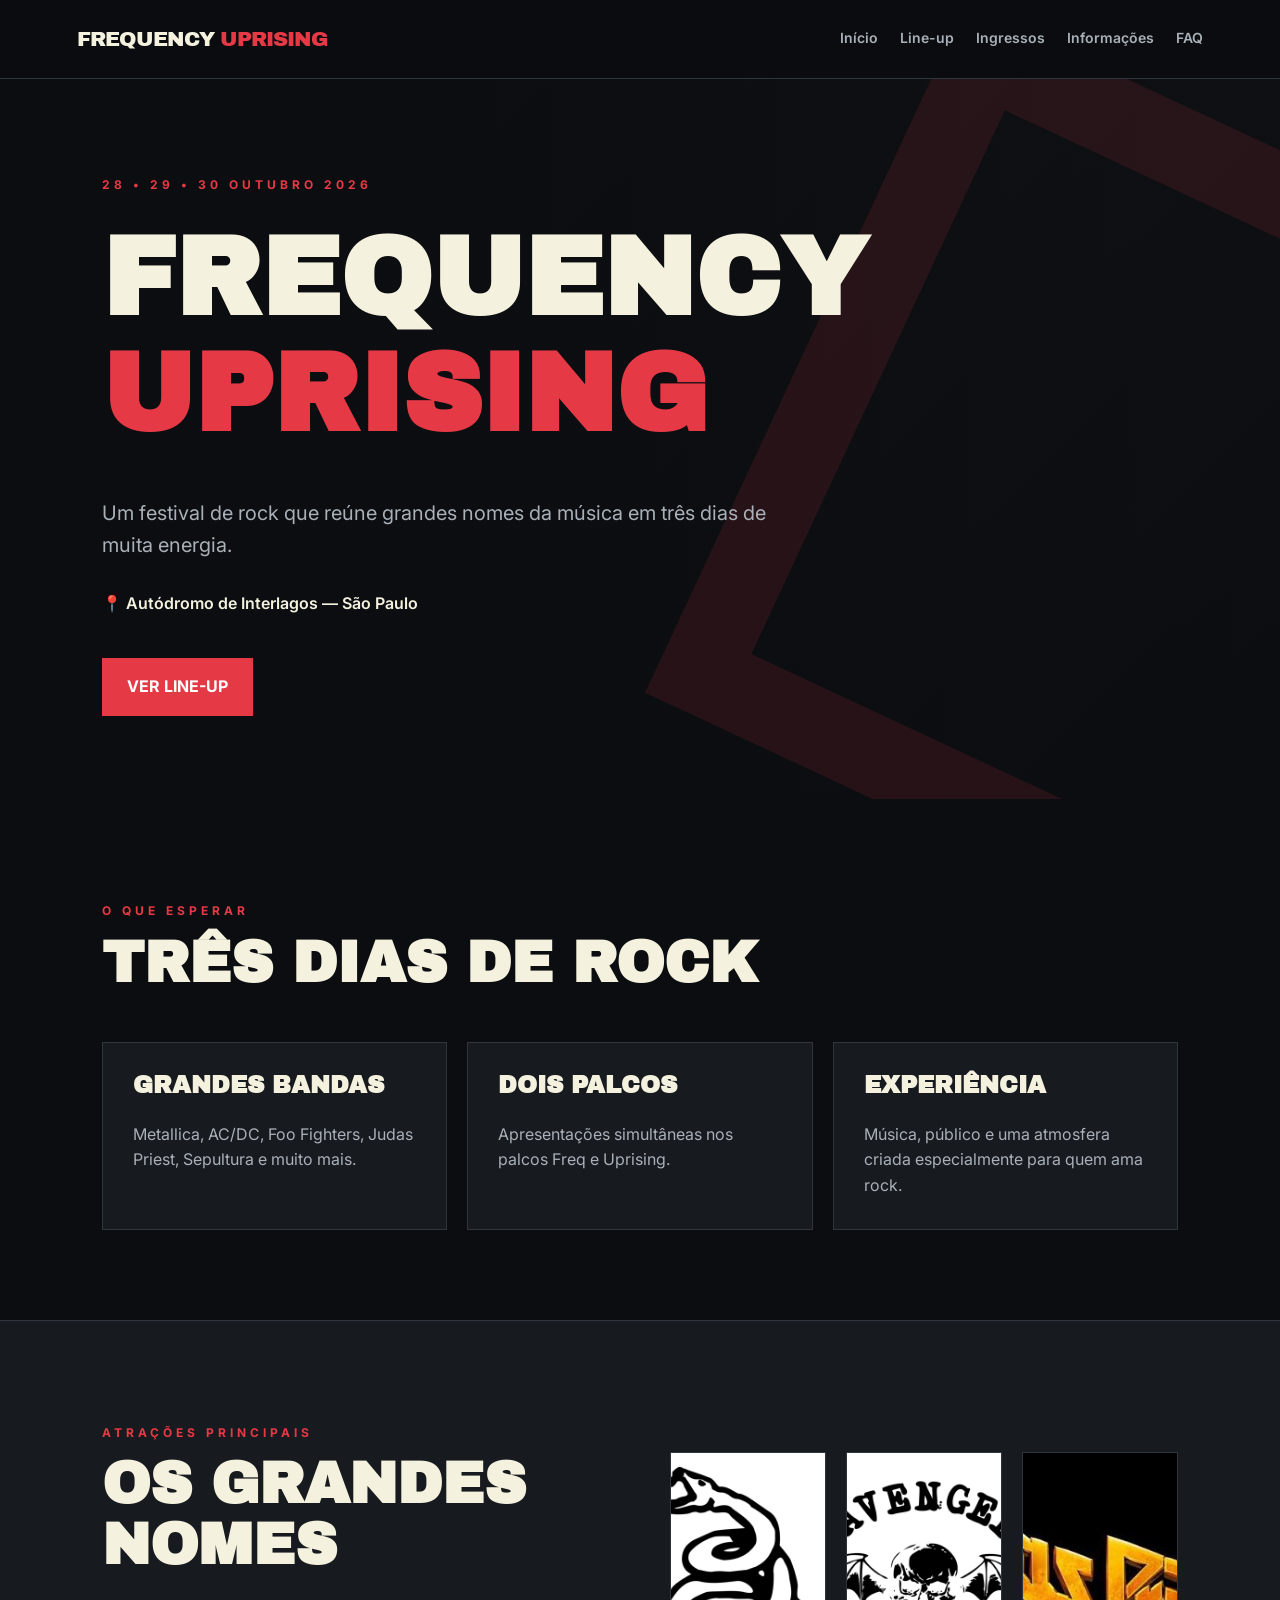
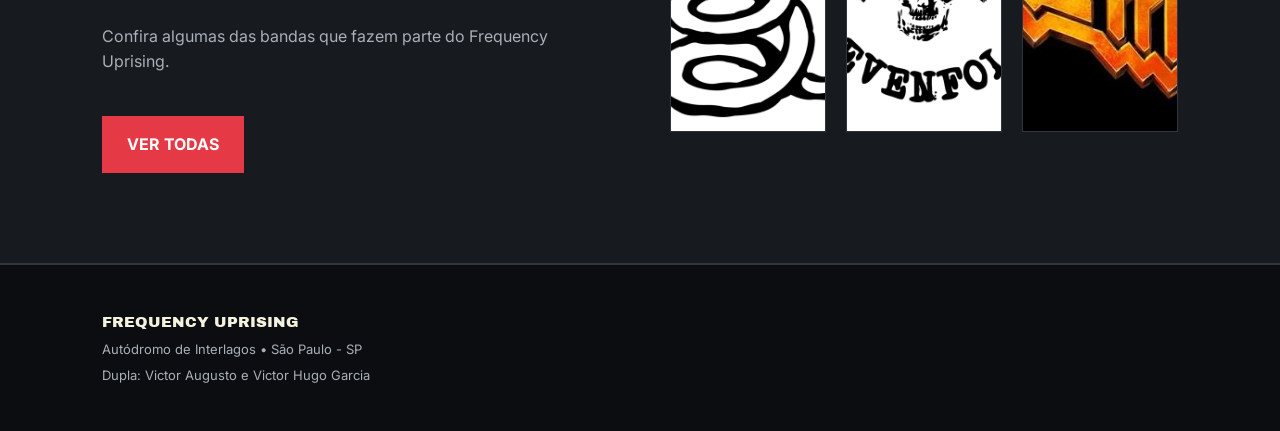
<file: index.html>
<!DOCTYPE html>
<html lang="pt-BR">

<head>
    <meta charset="UTF-8">
    <meta name="viewport" content="width=device-width, initial-scale=1.0">

    <title>Frequency Uprising</title>

    <link rel="stylesheet" href="style.css">
</head>

<body>

<header>

    <div class="logo">
        FREQUENCY
        <span>UPRISING</span>
    </div>

    <nav>
        <a href="index.html">Início</a>
        <a href="lineup.html">Line-up</a>
        <a href="ingressos.html">Ingressos</a>
        <a href="informacoes.html">Informações</a>
        <a href="faq.html">FAQ</a>
    </nav>

</header>


<main>

    <section class="hero">

        <p class="tag">
            28 • 29 • 30 OUTUBRO 2026
        </p>

        <h1>
            FREQUENCY<br>
            <span>UPRISING</span>
        </h1>

        <p class="hero-text">
            Um festival de rock que reúne grandes nomes da música
            em três dias de muita energia.
        </p>

        <p class="location">
            📍 Autódromo de Interlagos — São Paulo
        </p>

        <a href="lineup.html" class="button">
            VER LINE-UP
        </a>

    </section>


    <section class="section">

        <p class="tag">
            O QUE ESPERAR
        </p>

        <h2>
            TRÊS DIAS DE ROCK
        </h2>

        <div class="features">

            <div class="feature">

                <h3>
                    GRANDES BANDAS
                </h3>

                <p>
                    Metallica, AC/DC, Foo Fighters, Judas Priest,
                    Sepultura e muito mais.
                </p>

            </div>


            <div class="feature">

                <h3>
                    DOIS PALCOS
                </h3>

                <p>
                    Apresentações simultâneas nos palcos
                    Freq e Uprising.
                </p>

            </div>


            <div class="feature">

                <h3>
                    EXPERIÊNCIA
                </h3>

                <p>
                    Música, público e uma atmosfera criada
                    especialmente para quem ama rock.
                </p>

            </div>

        </div>

    </section>


    <section class="featured">

        <div>

            <p class="tag">
                ATRAÇÕES PRINCIPAIS
            </p>

            <h2>
                OS GRANDES NOMES
            </h2>

            <p>
                Confira algumas das bandas que fazem parte
                do Frequency Uprising.
            </p>

            <a href="lineup.html" class="button">
                VER TODAS
            </a>

        </div>


        <div class="featured-images">

            <img
                src="img/metalica_logo.jpeg"
                alt="Metallica"
            >

            <img
                src="img/avenged_sevenfold_logo.jpeg"
                alt="Avenged Sevenfold"
            >

            <img
                src="img/judas_priest_logo.jpeg"
                alt="Judas Priest"
            >

        </div>

    </section>

</main>


<footer>

    <p>
        FREQUENCY UPRISING
    </p>

    <p>
        Autódromo de Interlagos • São Paulo - SP
    </p>

    <p>
        Dupla: Victor Augusto e Victor Hugo Garcia
    </p>

</footer>

</body>

</html>
</file>
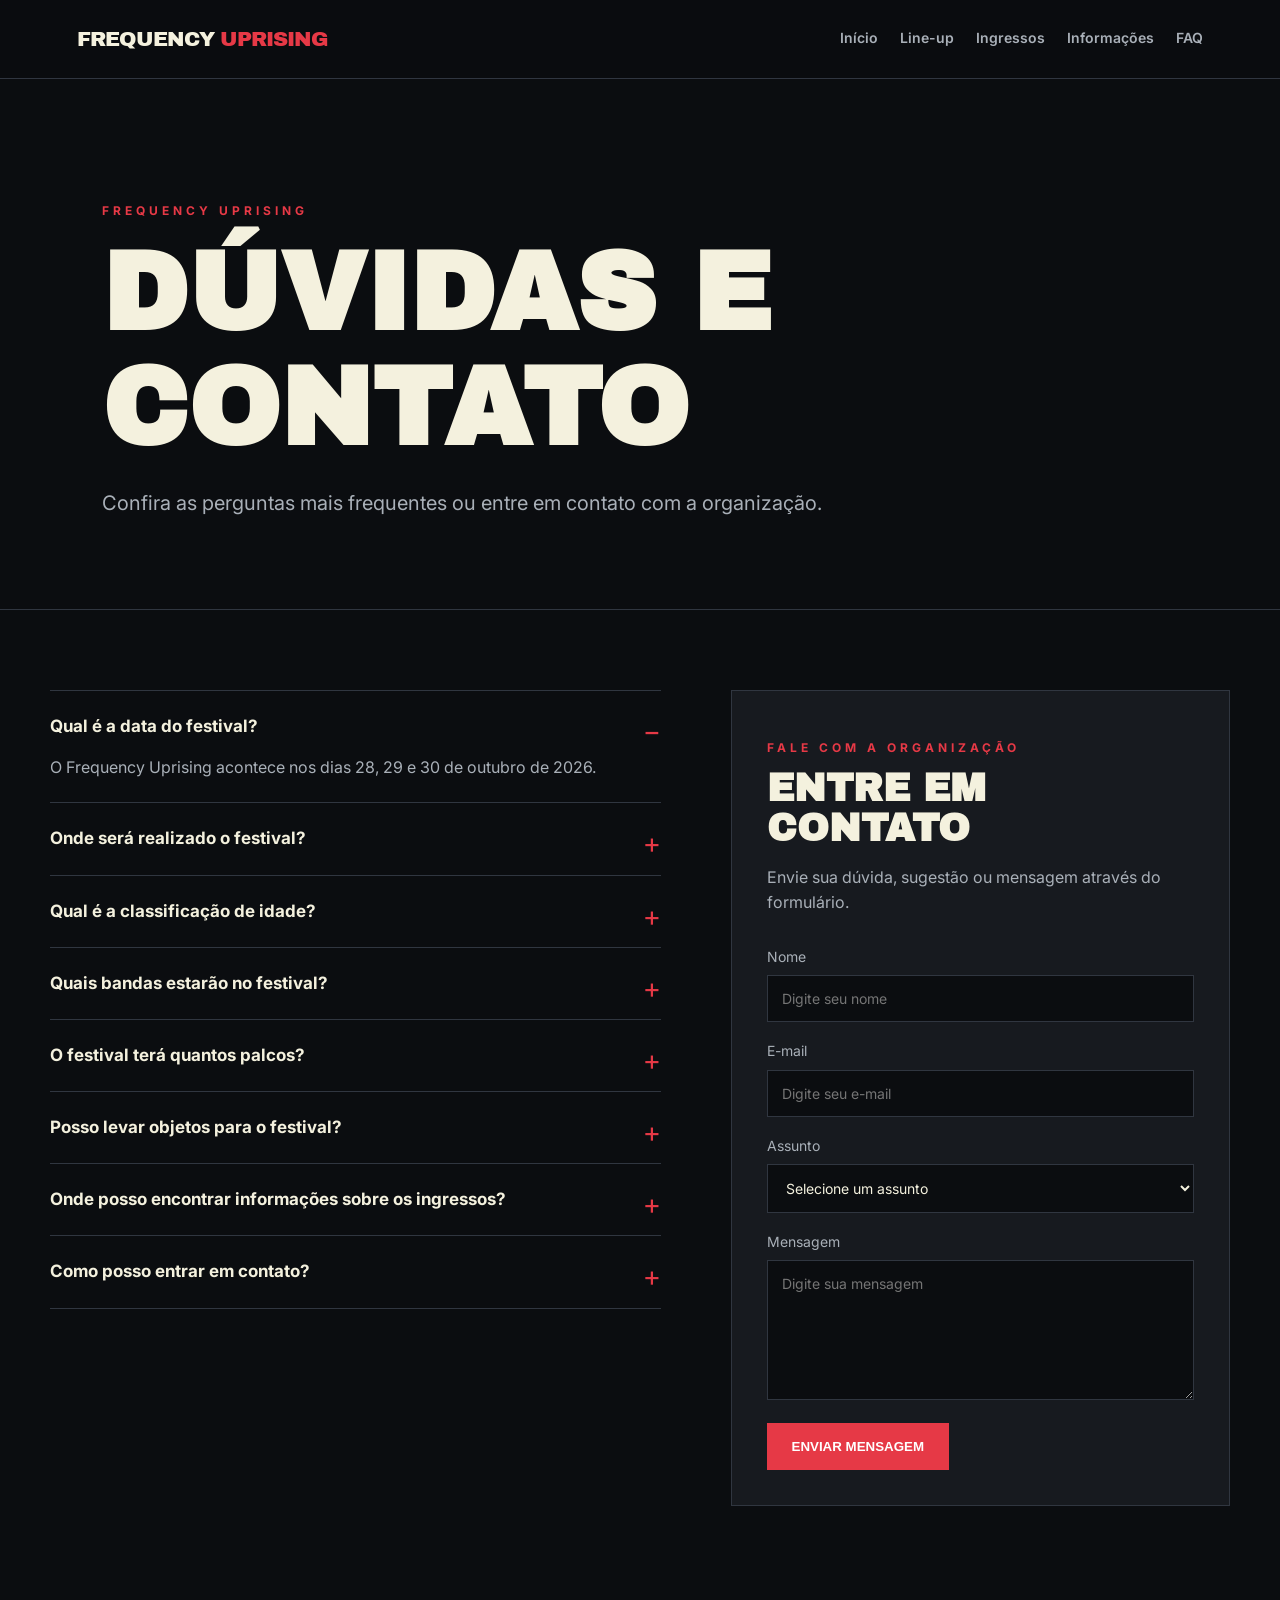
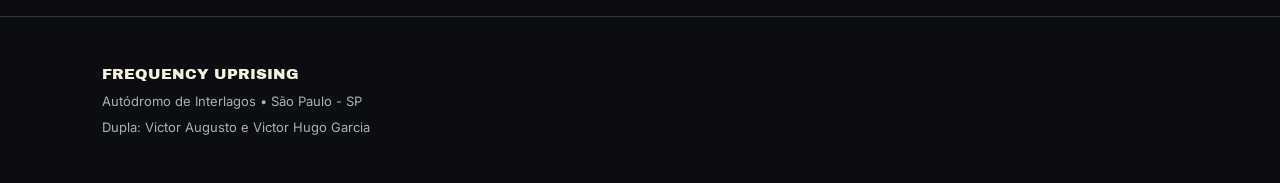
<file: faq.html>
<!DOCTYPE html>
<html lang="pt-BR">

<head>
    <meta charset="UTF-8">
    <meta name="viewport" content="width=device-width, initial-scale=1.0">

    <title>FAQ | Frequency Uprising</title>

    <link rel="stylesheet" href="style.css">
</head>

<body>

<header>

    <div class="logo">
        FREQUENCY
        <span>UPRISING</span>
    </div>

    <nav>
        <a href="index.html">Início</a>
        <a href="lineup.html">Line-up</a>
        <a href="ingressos.html">Ingressos</a>
        <a href="informacoes.html">Informações</a>
        <a href="faq.html">FAQ</a>
    </nav>

</header>


<main>


    <section class="page-title">

        <p class="tag">
            FREQUENCY UPRISING
        </p>

        <h1>
            DÚVIDAS E CONTATO
        </h1>

        <p>
            Confira as perguntas mais frequentes ou entre em contato com a organização.
        </p>

    </section>


    <section class="faq-grid">


        <!-- DÚVIDAS -->

        <div class="faq-list">


            <details open>

                <summary>
                    Qual é a data do festival?
                </summary>

                <p>
                    O Frequency Uprising acontece nos dias 28, 29 e 30
                    de outubro de 2026.
                </p>

            </details>


            <details>

                <summary>
                    Onde será realizado o festival?
                </summary>

                <p>
                    O evento será realizado no Autódromo de Interlagos,
                    em São Paulo - SP.
                </p>

            </details>


            <details>

                <summary>
                    Qual é a classificação de idade?
                </summary>

                <p>
                    O festival é destinado principalmente para pessoas
                    com 16 anos ou mais. Menores de 16 anos devem estar
                    acompanhados de um responsável adulto.
                </p>

            </details>


            <details>

                <summary>
                    Quais bandas estarão no festival?
                </summary>

                <p>
                    O line-up conta com Ego Kill Talent, Raimundos,
                    Metallica, Surra, Sepultura, Avenged Sevenfold,
                    Foo Fighters, AC/DC e Judas Priest.
                </p>

            </details>


            <details>

                <summary>
                    O festival terá quantos palcos?
                </summary>

                <p>
                    O Frequency Uprising contará com dois palcos:
                    Palco Freq e Palco Uprising.
                </p>

            </details>


            <details>

                <summary>
                    Posso levar objetos para o festival?
                </summary>

                <p>
                    A entrada de objetos está sujeita às regras de
                    segurança e às orientações da organização.
                </p>

            </details>


            <details>

                <summary>
                    Onde posso encontrar informações sobre os ingressos?
                </summary>

                <p>
                    A página de ingressos apresenta as opções disponíveis,
                    valores e informações de cada categoria.
                </p>

            </details>


            <details>

                <summary>
                    Como posso entrar em contato?
                </summary>

                <p>
                    Você pode utilizar o formulário de contato ao lado
                    para enviar uma mensagem para a organização.
                </p>

            </details>

        </div>


        <!-- CONTATO -->

        <div class="contact-box">


            <p class="tag">
                FALE COM A ORGANIZAÇÃO
            </p>

            <h2>
                ENTRE EM CONTATO
            </h2>

            <p>
                Envie sua dúvida, sugestão ou mensagem através do formulário.
            </p>


            <form>


                <label>

                    Nome

                    <input
                        type="text"
                        name="nome"
                        placeholder="Digite seu nome"
                    >

                </label>


                <label>

                    E-mail

                    <input
                        type="email"
                        name="email"
                        placeholder="Digite seu e-mail"
                    >

                </label>


                <label>

                    Assunto

                    <select name="assunto">

                        <option value="">
                            Selecione um assunto
                        </option>

                        <option value="ingressos">
                            Ingressos
                        </option>

                        <option value="lineup">
                            Line-up
                        </option>

                        <option value="local">
                            Localização
                        </option>

                        <option value="outro">
                            Outro
                        </option>

                    </select>

                </label>


                <label>

                    Mensagem

                    <textarea
                        name="mensagem"
                        placeholder="Digite sua mensagem"
                    ></textarea>

                </label>


                <button
                    type="submit"
                    class="button"
                >
                    ENVIAR MENSAGEM
                </button>


            </form>

        </div>

    </section>

</main>


<footer>

    <p>
        FREQUENCY UPRISING
    </p>

    <p>
        Autódromo de Interlagos • São Paulo - SP
    </p>

    <p>
        Dupla: Victor Augusto e Victor Hugo Garcia
    </p>

</footer>

</body>

</html>
</file>
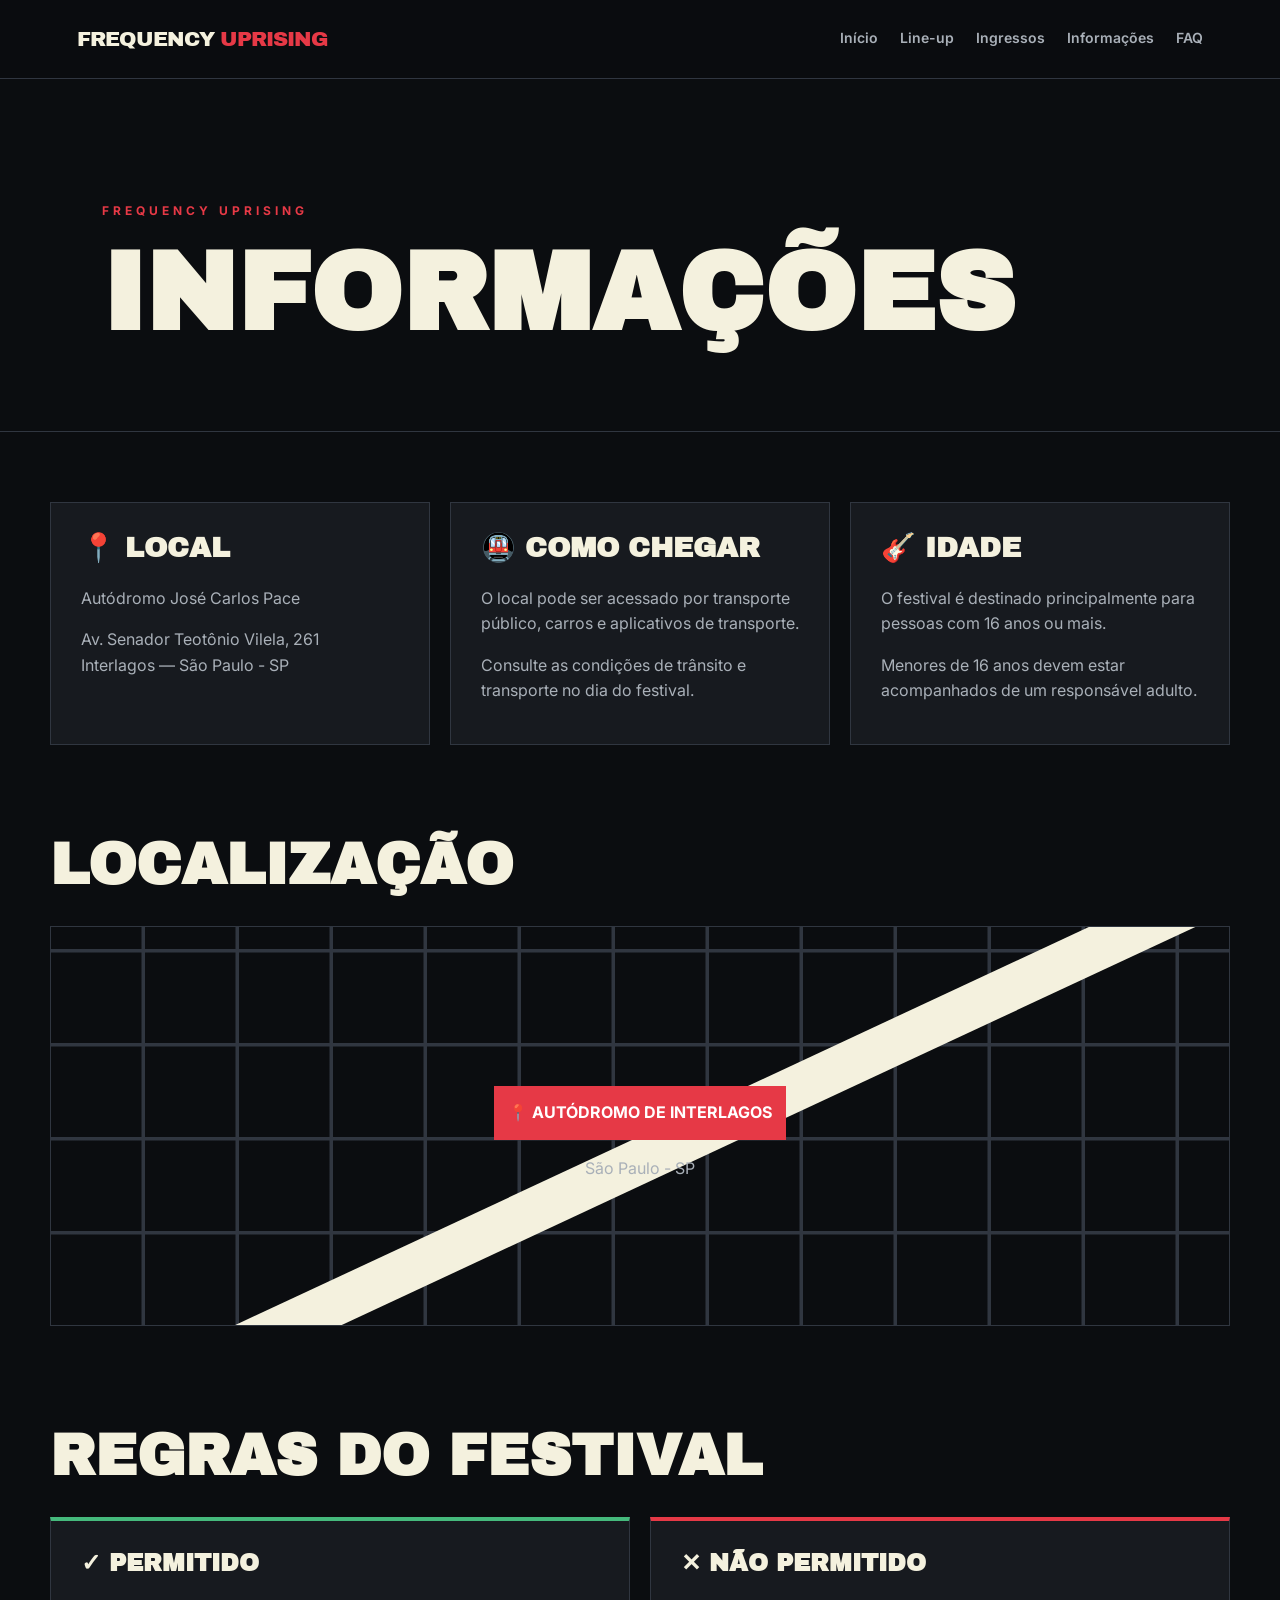
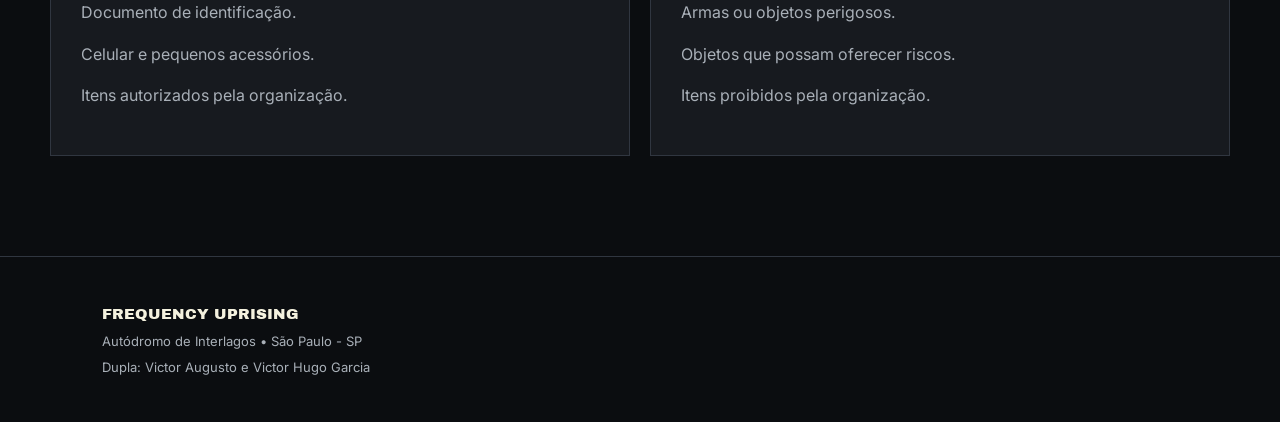
<file: informacoes.html>
<!DOCTYPE html>
<html lang="pt-BR">

<head>
    <meta charset="UTF-8">
    <meta name="viewport" content="width=device-width, initial-scale=1.0">

    <title>Informações | Frequency Uprising</title>

    <link rel="stylesheet" href="style.css">
</head>

<body>

<header>

    <div class="logo">
        FREQUENCY
        <span>UPRISING</span>
    </div>

    <nav>
        <a href="index.html">Início</a>
        <a href="lineup.html">Line-up</a>
        <a href="ingressos.html">Ingressos</a>
        <a href="informacoes.html">Informações</a>
        <a href="faq.html">FAQ</a>
    </nav>

</header>


<main>

    <section class="page-title">

        <p class="tag">
            FREQUENCY UPRISING
        </p>

        <h1>
            INFORMAÇÕES
        </h1>

    </section>


    <section class="info-grid">


        <div class="info-box">

            <h2>
                📍 LOCAL
            </h2>

            <p>
                Autódromo José Carlos Pace
            </p>

            <p>
                Av. Senador Teotônio Vilela, 261
                <br>
                Interlagos — São Paulo - SP
            </p>

        </div>


        <div class="info-box">

            <h2>
                🚇 COMO CHEGAR
            </h2>

            <p>
                O local pode ser acessado por transporte público,
                carros e aplicativos de transporte.
            </p>

            <p>
                Consulte as condições de trânsito e transporte
                no dia do festival.
            </p>

        </div>


        <div class="info-box">

            <h2>
                🎸 IDADE
            </h2>

            <p>
                O festival é destinado principalmente para
                pessoas com 16 anos ou mais.
            </p>

            <p>
                Menores de 16 anos devem estar acompanhados
                de um responsável adulto.
            </p>

        </div>

    </section>


    <section class="map">

        <h2>
            LOCALIZAÇÃO
        </h2>

        <div class="map-placeholder">

            <p>
                📍 AUTÓDROMO DE INTERLAGOS
            </p>

            <span>
                São Paulo - SP
            </span>

        </div>

    </section>


    <section class="rules">

        <h2>
            REGRAS DO FESTIVAL
        </h2>


        <div class="rules-grid">


            <div>

                <h3>
                    ✓ PERMITIDO
                </h3>

                <p>
                    Documento de identificação.
                </p>

                <p>
                    Celular e pequenos acessórios.
                </p>

                <p>
                    Itens autorizados pela organização.
                </p>

            </div>


            <div>

                <h3>
                    ✕ NÃO PERMITIDO
                </h3>

                <p>
                    Armas ou objetos perigosos.
                </p>

                <p>
                    Objetos que possam oferecer riscos.
                </p>

                <p>
                    Itens proibidos pela organização.
                </p>

            </div>

        </div>

    </section>

</main>


<footer>

    <p>
        FREQUENCY UPRISING
    </p>

    <p>
        Autódromo de Interlagos • São Paulo - SP
    </p>

    <p>
        Dupla: Victor Augusto e Victor Hugo Garcia
    </p>

</footer>

</body>

</html>
</file>
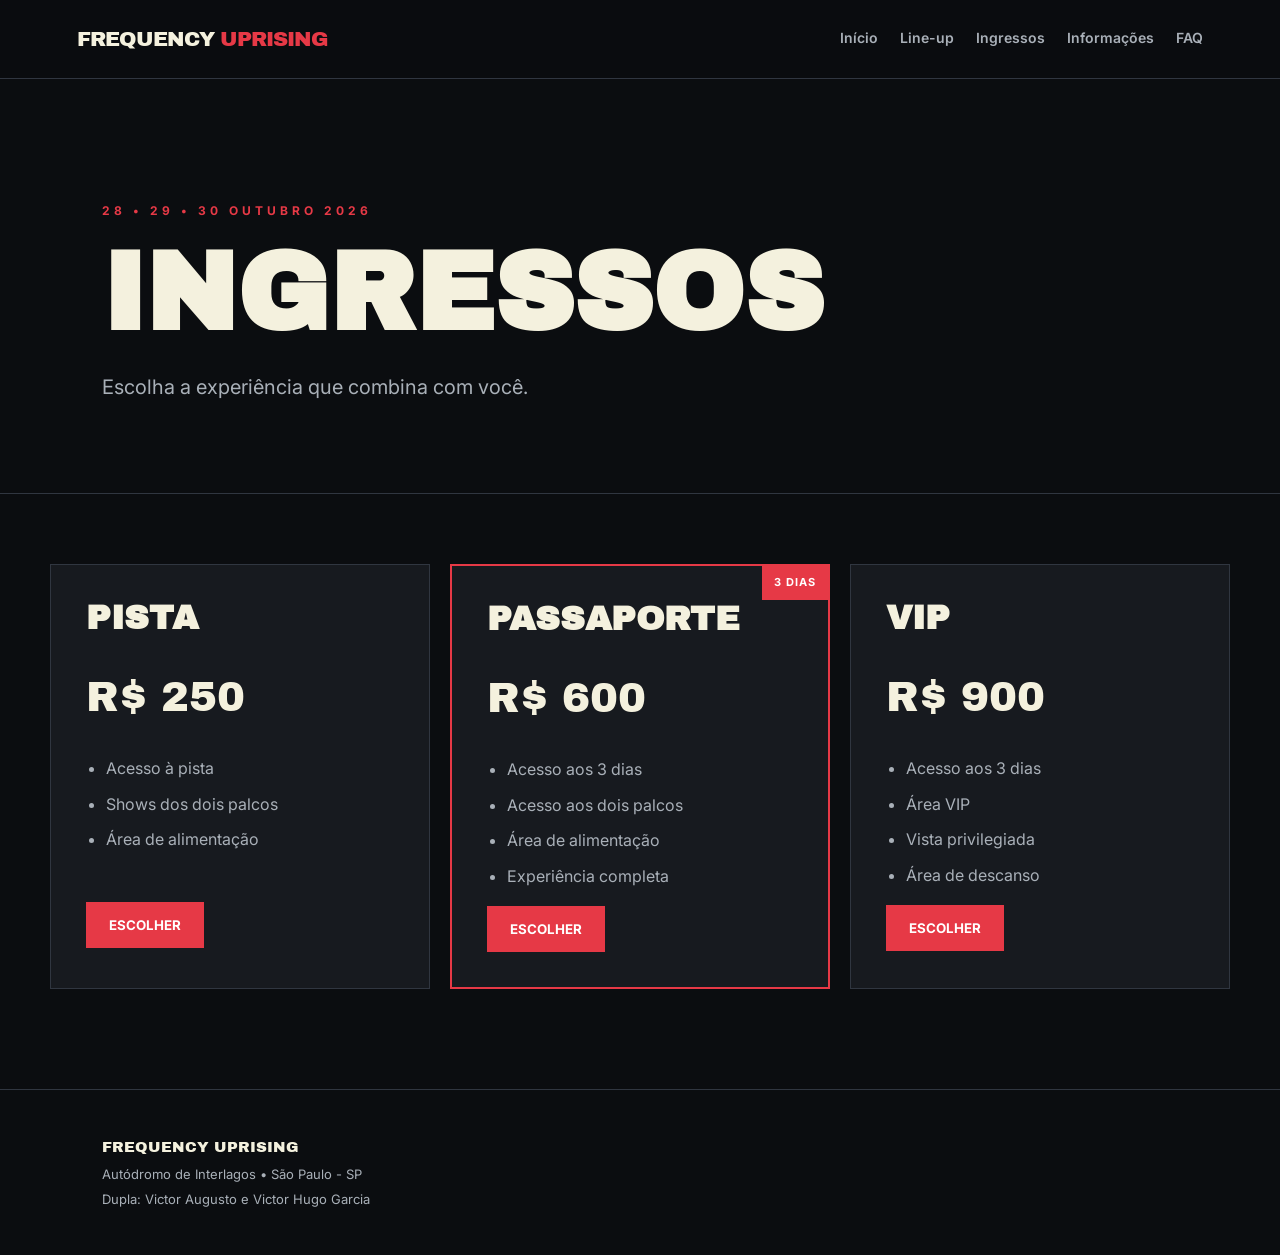
<file: ingressos.html>
<!DOCTYPE html>
<html lang="pt-BR">

<head>
    <meta charset="UTF-8">
    <meta name="viewport" content="width=device-width, initial-scale=1.0">

    <title>Ingressos | Frequency Uprising</title>

    <link rel="stylesheet" href="style.css">
</head>

<body>

<header>

    <div class="logo">
        FREQUENCY
        <span>UPRISING</span>
    </div>

    <nav>
        <a href="index.html">Início</a>
        <a href="lineup.html">Line-up</a>
        <a href="ingressos.html">Ingressos</a>
        <a href="informacoes.html">Informações</a>
        <a href="faq.html">FAQ</a>
    </nav>

</header>


<main>

    <section class="page-title">

        <p class="tag">
            28 • 29 • 30 OUTUBRO 2026
        </p>

        <h1>
            INGRESSOS
        </h1>

        <p>
            Escolha a experiência que combina com você.
        </p>

    </section>


    <section class="tickets">


        <article class="ticket">

            <h2>
                PISTA
            </h2>

            <p class="price">
                R$ 250
            </p>

            <ul>
                <li>Acesso à pista</li>
                <li>Shows dos dois palcos</li>
                <li>Área de alimentação</li>
            </ul>

            <button>
                ESCOLHER
            </button>

        </article>


        <article class="ticket featured-ticket">

            <span class="recommended">
                3 DIAS
            </span>

            <h2>
                PASSAPORTE
            </h2>

            <p class="price">
                R$ 600
            </p>

            <ul>
                <li>Acesso aos 3 dias</li>
                <li>Acesso aos dois palcos</li>
                <li>Área de alimentação</li>
                <li>Experiência completa</li>
            </ul>

            <button>
                ESCOLHER
            </button>

        </article>


        <article class="ticket">

            <h2>
                VIP
            </h2>

            <p class="price">
                R$ 900
            </p>

            <ul>
                <li>Acesso aos 3 dias</li>
                <li>Área VIP</li>
                <li>Vista privilegiada</li>
                <li>Área de descanso</li>
            </ul>

            <button>
                ESCOLHER
            </button>

        </article>

    </section>

</main>


<footer>

    <p>
        FREQUENCY UPRISING
    </p>

    <p>
        Autódromo de Interlagos • São Paulo - SP
    </p>

    <p>
        Dupla: Victor Augusto e Victor Hugo Garcia
    </p>

</footer>

</body>

</html>
</file>
<file: style.css>
@import url('https://fonts.googleapis.com/css2?family=Archivo+Black&family=Inter:wght@400;500;600;700&display=swap');


:root {

    --black: #0B0D10;

    --dark: #171A1F;

    --red: #E63946;

    --cream: #F4F1DE;

    --gray: #A9B0B8;

    --line: #303640;

}


* {

    box-sizing: border-box;

}


html {

    scroll-behavior: smooth;

}


body {

    margin: 0;

    background: var(--black);

    color: var(--cream);

    font-family: 'Inter', sans-serif;

    line-height: 1.6;

}


a {

    text-decoration: none;

    color: inherit;

}


/* ============================= */
/* HEADER */
/* ============================= */

header {

    position: sticky;

    top: 0;

    z-index: 100;

    background: rgba(11, 13, 16, 0.97);

    border-bottom: 1px solid var(--line);

    min-height: 76px;

    padding: 0 6%;

    display: flex;

    align-items: center;

    justify-content: space-between;

    gap: 30px;

}


.logo {

    font-family: 'Archivo Black', sans-serif;

    font-size: 21px;

    letter-spacing: -1px;

    line-height: 1;

}


.logo span {

    color: var(--red);

}


nav {

    display: flex;

    align-items: center;

    gap: 22px;

    flex-wrap: wrap;

}


nav a {

    color: var(--gray);

    font-size: 14px;

    font-weight: 600;

    padding: 27px 0;

    border-bottom: 2px solid transparent;

    transition: .2s;

}


nav a:hover {

    color: var(--cream);

    border-color: var(--red);

}


/* ============================= */
/* TEXTOS */
/* ============================= */

h1,
h2,
h3 {

    font-family: 'Archivo Black', sans-serif;

    line-height: 1.05;

}


h1 {

    font-size: clamp(55px, 9vw, 110px);

    margin: 15px 0 25px;

}


h2 {

    font-size: clamp(35px, 5vw, 58px);

}


h3 {

    font-size: 24px;

}


p {

    color: var(--gray);

}


.tag {

    color: var(--red);

    font-size: 12px;

    font-weight: 700;

    letter-spacing: 4px;

    text-transform: uppercase;

}


/* ============================= */
/* HERO */
/* ============================= */

.hero {

    min-height: 720px;

    display: flex;

    flex-direction: column;

    justify-content: center;

    position: relative;

    overflow: hidden;

    padding: 80px 8%;

    background:

        linear-gradient(
            90deg,
            rgba(11, 13, 16, 1) 0%,
            rgba(11, 13, 16, .9) 50%,
            rgba(11, 13, 16, .4) 100%
        ),

        linear-gradient(
            135deg,
            #171A1F,
            #0B0D10
        );

}


.hero::after {

    content: "";

    position: absolute;

    width: 600px;

    height: 600px;

    border: 80px solid var(--red);

    opacity: .12;

    transform: rotate(25deg);

    right: -250px;

    top: 50px;

}


.hero > * {

    position: relative;

    z-index: 2;

}


.hero h1 span {

    color: var(--red);

}


.hero-text {

    max-width: 700px;

    font-size: 20px;

}


.location {

    margin-top: 10px;

    font-weight: 600;

    color: var(--cream);

}


.button {

    display: inline-block;

    width: fit-content;

    background: var(--red);

    color: white;

    padding: 15px 24px;

    border: 1px solid var(--red);

    font-weight: 700;

    cursor: pointer;

    transition: .2s;

    margin-top: 25px;

}


.button:hover {

    background: transparent;

    color: var(--red);

}


/* ============================= */
/* SEÇÕES */
/* ============================= */

.section {

    padding: 90px 8%;

}


.section h2 {

    margin-top: 10px;

}


.features {

    display: grid;

    grid-template-columns: repeat(3, 1fr);

    gap: 20px;

    margin-top: 45px;

}


.feature {

    border: 1px solid var(--line);

    background: var(--dark);

    padding: 30px;

}


.feature h3 {

    margin-top: 0;

}


.feature p {

    margin-bottom: 0;

}


/* ============================= */
/* DESTAQUES */
/* ============================= */

.featured {

    padding: 90px 8%;

    border-top: 1px solid var(--line);

    border-bottom: 1px solid var(--line);

    background: var(--dark);

    display: grid;

    grid-template-columns: 1fr 1fr;

    gap: 60px;

    align-items: center;

}


.featured h2 {

    margin-top: 10px;

}


.featured-images {

    display: grid;

    grid-template-columns: repeat(3, 1fr);

    gap: 20px;

}


.featured-images img {

    width: 100%;

    height: 280px;

    object-fit: cover;

    display: block;

    background: #222;

    border: 1px solid var(--line);

    transition: .25s;

}


.featured-images img:hover {

    transform: translateY(-6px);

    border-color: var(--red);

}


/* ============================= */
/* TÍTULOS DAS PÁGINAS */
/* ============================= */

.page-title {

    padding: 110px 8% 70px;

    border-bottom: 1px solid var(--line);

}


.page-title h1 {

    margin-bottom: 10px;

}


.page-title p:last-child {

    font-size: 20px;

}


/* ============================= */
/* LINE-UP */
/* ============================= */

.lineup {

    width: min(1180px, calc(100% - 40px));

    margin: 70px auto 100px;

    display: grid;

    grid-template-columns: repeat(3, 1fr);

    gap: 20px;

}


.artist-card {

    border: 1px solid var(--line);

    background: var(--dark);

    position: relative;

    overflow: hidden;

    transition: .2s;

}


.artist-card:hover {

    border-color: var(--red);

    transform: translateY(-5px);

}


.artist-card img {

    width: 100%;

    height: 320px;

    display: block;

    object-fit: cover;

    object-position: center;

    background: #11151A;

    border-bottom: 1px solid var(--line);

}


.artist-card::before {

    content: "";

    position: absolute;

    top: 14px;

    left: 14px;

    width: 8px;

    height: 8px;

    background: var(--red);

    z-index: 3;

}


.artist-info {

    padding: 22px;

}


.artist-info .day {

    color: var(--red);

    font-size: 12px;

    font-weight: 700;

    letter-spacing: 3px;

    text-transform: uppercase;

}


.artist-info h2 {

    margin: 8px 0;

    font-size: 30px;

}


.artist-info p {

    margin: 0;

    color: var(--gray);

}


/* E MUITO MAIS */

.more-card {

    display: flex;

    flex-direction: column;

}


.more-image {

    height: 320px;

    display: flex;

    align-items: center;

    justify-content: center;

    text-align: center;

    border-bottom: 1px solid var(--line);

    background:

        repeating-linear-gradient(
            -45deg,
            #171A1F 0,
            #171A1F 20px,
            #242830 20px,
            #242830 22px
        );

}


.more-image span {

    font-family: 'Archivo Black', sans-serif;

    font-size: 90px;

    line-height: 1;

    color: var(--red);

}


/* ============================= */
/* INGRESSOS */
/* ============================= */

.tickets {

    width: min(1180px, calc(100% - 40px));

    margin: 70px auto 100px;

    display: grid;

    grid-template-columns: repeat(3, 1fr);

    gap: 20px;

}


.ticket {

    background: var(--dark);

    border: 1px solid var(--line);

    padding: 35px;

    position: relative;

}


.ticket.featured-ticket {

    border: 2px solid var(--red);

}


.ticket h2 {

    font-size: 34px;

    margin-top: 0;

}


.price {

    font-family: 'Archivo Black', sans-serif;

    font-size: 42px;

    margin: 25px 0;

    color: var(--cream);

}


.ticket ul {

    padding-left: 20px;

    color: var(--gray);

    min-height: 130px;

}


.ticket li {

    margin-bottom: 10px;

}


.ticket button {

    background: var(--red);

    color: white;

    border: 1px solid var(--red);

    padding: 14px 22px;

    font-family: inherit;

    font-weight: 700;

    cursor: pointer;

    transition: .2s;

}


.ticket button:hover {

    background: transparent;

    color: var(--red);

}


.recommended {

    position: absolute;

    top: 0;

    right: 0;

    background: var(--red);

    color: white;

    padding: 8px 12px;

    font-size: 11px;

    font-weight: 700;

    letter-spacing: 1px;

}


/* ============================= */
/* INFORMAÇÕES */
/* ============================= */

.info-grid {

    width: min(1180px, calc(100% - 40px));

    margin: 70px auto;

    display: grid;

    grid-template-columns: repeat(3, 1fr);

    gap: 20px;

}


.info-box {

    padding: 30px;

    border: 1px solid var(--line);

    background: var(--dark);

}


.info-box h2 {

    margin-top: 0;

    font-size: 28px;

}


.info-box p {

    margin-bottom: 10px;

}


.map {

    width: min(1180px, calc(100% - 40px));

    margin: 90px auto;

}


.map h2 {

    margin-bottom: 30px;

}


.map-placeholder {

    height: 400px;

    position: relative;

    overflow: hidden;

    border: 1px solid var(--line);

    background:

        repeating-linear-gradient(
            90deg,
            transparent 0,
            transparent 90px,
            #303640 91px,
            #303640 94px
        ),

        repeating-linear-gradient(
            0deg,
            transparent 0,
            transparent 90px,
            #303640 91px,
            #303640 94px
        );

    display: flex;

    flex-direction: column;

    align-items: center;

    justify-content: center;

}


.map-placeholder::before {

    content: "";

    position: absolute;

    width: 120%;

    height: 45px;

    background: var(--cream);

    transform: rotate(-25deg);

    top: 180px;

    left: -50px;

}


.map-placeholder p,
.map-placeholder span {

    position: relative;

    z-index: 2;

}


.map-placeholder p {

    background: var(--red);

    color: white;

    padding: 14px;

    font-weight: 700;

}


.map-placeholder span {

    color: var(--gray);

}


/* ============================= */
/* REGRAS */
/* ============================= */

.rules {

    width: min(1180px, calc(100% - 40px));

    margin: 100px auto;

}


.rules h2 {

    margin-bottom: 30px;

}


.rules-grid {

    display: grid;

    grid-template-columns: 1fr 1fr;

    gap: 20px;

}


.rules-grid > div {

    padding: 30px;

    border: 1px solid var(--line);

    background: var(--dark);

}


.rules-grid > div:first-child {

    border-top: 4px solid #45B97C;

}


.rules-grid > div:last-child {

    border-top: 4px solid var(--red);

}


.rules-grid h3 {

    margin-top: 0;

}


.rules-grid p {

    color: var(--gray);

}


/* ============================= */
/* FAQ - DÚVIDAS E CONTATO */
/* ============================= */

.faq-grid {

    width: min(1180px, calc(100% - 40px));

    margin: 80px auto 110px;

    display: grid;

    grid-template-columns: 1.1fr .9fr;

    gap: 70px;

    align-items: start;

}


.faq-list {

    border-top: 1px solid var(--line);

}


.faq-list details {

    border-bottom: 1px solid var(--line);

    padding: 22px 0;

}


.faq-list summary {

    cursor: pointer;

    font-weight: 700;

    font-size: 17px;

    color: var(--cream);

    list-style: none;

    position: relative;

    padding-right: 35px;

}


.faq-list summary::-webkit-details-marker {

    display: none;

}


.faq-list summary::after {

    content: "+";

    position: absolute;

    right: 0;

    top: -4px;

    color: var(--red);

    font-size: 28px;

    font-weight: 400;

}


.faq-list details[open] summary::after {

    content: "−";

}


.faq-list details p {

    margin: 15px 0 0;

    color: var(--gray);

    max-width: 700px;

}


.contact-box {

    background: var(--dark);

    border: 1px solid var(--line);

    padding: 35px;

}


.contact-box h2 {

    font-size: 38px;

    margin: 12px 0 15px;

}


.contact-box > p:not(.tag) {

    color: var(--gray);

    margin-bottom: 30px;

}


.contact-box form {

    display: grid;

    gap: 18px;

}


.contact-box label {

    display: grid;

    gap: 7px;

    color: var(--gray);

    font-size: 14px;

}


.contact-box input,
.contact-box textarea,
.contact-box select {

    width: 100%;

    padding: 14px;

    background: var(--black);

    color: var(--cream);

    border: 1px solid var(--line);

    font-family: inherit;

    font-size: 14px;

}


.contact-box input:focus,
.contact-box textarea:focus,
.contact-box select:focus {

    outline: none;

    border-color: var(--red);

}


.contact-box textarea {

    min-height: 140px;

    resize: vertical;

}


.contact-box select {

    cursor: pointer;

}


.contact-box .button {

    margin-top: 5px;

    width: fit-content;

}


/* ============================= */
/* FOOTER */
/* ============================= */

footer {

    border-top: 1px solid var(--line);

    padding: 40px 8%;

    background: var(--black);

}


footer p {

    margin: 5px 0;

    font-size: 13px;

}


footer p:first-child {

    font-family: 'Archivo Black', sans-serif;

    color: var(--cream);

    font-size: 15px;

}


footer p:nth-child(2) {

    color: var(--gray);

}


footer p:last-child {

    color: var(--gray);

}


/* ============================= */
/* RESPONSIVO */
/* ============================= */

@media (max-width: 850px) {

    header {

        flex-direction: column;

        align-items: flex-start;

        padding: 18px 6%;

    }


    nav {

        gap: 14px;

    }


    nav a {

        padding: 5px 0;

    }


    .hero {

        min-height: 650px;

    }


    .features,
    .featured,
    .lineup,
    .tickets,
    .info-grid,
    .rules-grid,
    .faq-grid {

        grid-template-columns: 1fr;

    }


    .featured-images {

        grid-template-columns: repeat(3, 1fr);

    }


    .page-title {

        padding-top: 80px;

    }


    .page-title h1 {

        font-size: 55px;

    }


    .artist-card img,
    .more-image {

        height: 300px;

    }


    .faq-grid {

        width: min(100% - 40px, 700px);

        gap: 50px;

    }

}


@media (max-width: 500px) {

    nav {

        gap: 10px;

    }


    nav a {

        font-size: 12px;

    }


    .hero {

        padding: 70px 7%;

    }


    .hero h1 {

        font-size: 50px;

    }


    .hero-text {

        font-size: 17px;

    }


    .featured-images {

        grid-template-columns: 1fr;

    }


    .featured-images img {

        height: 220px;

    }


    .artist-card img,
    .more-image {

        height: 250px;

    }


    .artist-info h2 {

        font-size: 25px;

    }


    .page-title h1 {

        font-size: 45px;

    }


    .map-placeholder {

        height: 300px;

    }


    .contact-box {

        padding: 25px;

    }


    .contact-box h2 {

        font-size: 30px;

    }


    .faq-list summary {

        font-size: 16px;

    }


    footer {

        padding: 35px 7%;

    }

}
</file>
